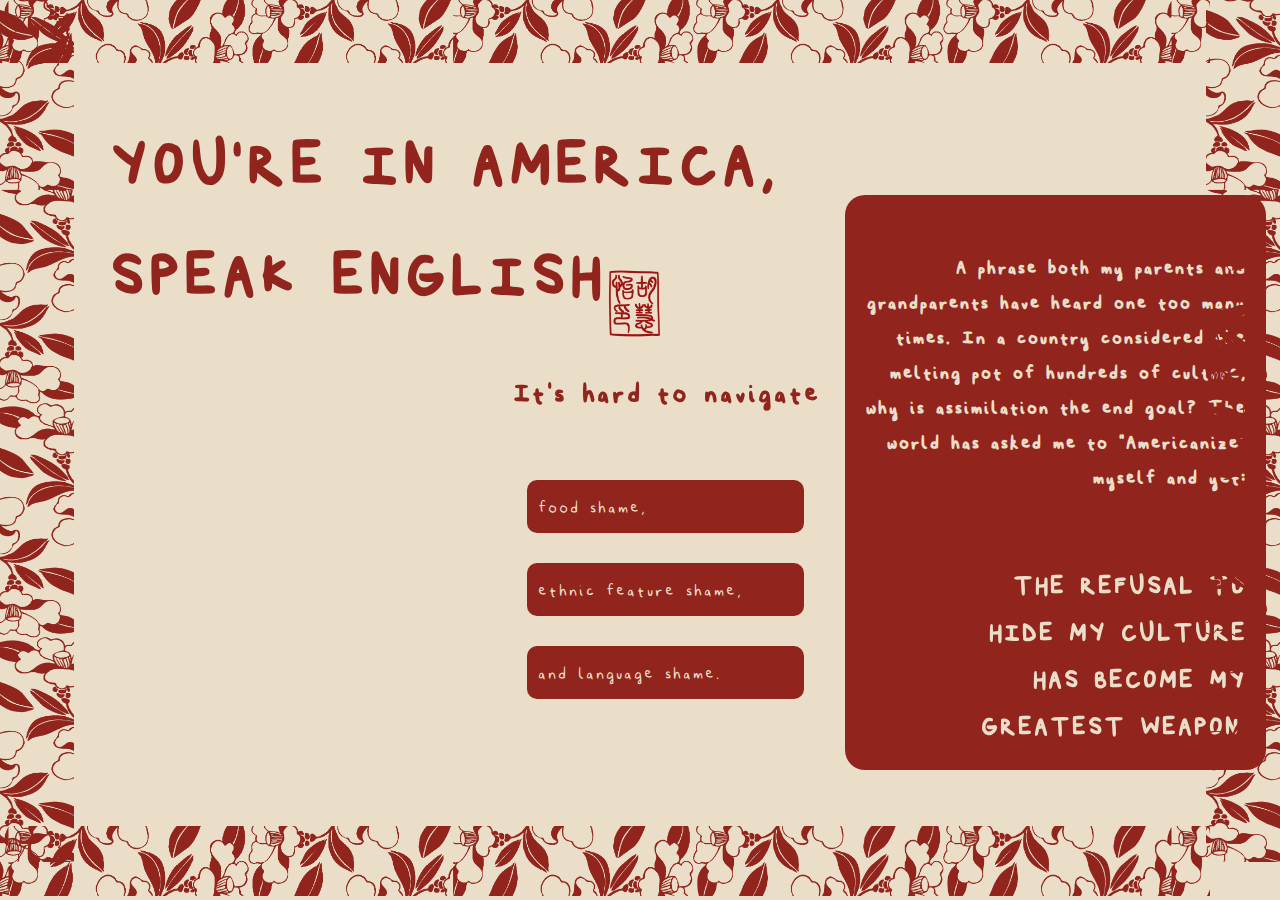
<file: project-3/index.html>
<!DOCTYPE html>
<html lang="en">

<head>
    <meta charset="UTF-8" />
    <meta name="viewport" content="width=device-width, initial-scale=1.0" />
    <title>YOU'RE IN AMERICA, SPEAK ENGLISH</title>
    <link rel="stylesheet" href="style.css" />
</head>

<body>
    <div class="title">
        <div class="font">
            YOU'RE IN AMERICA, <br /> SPEAK ENGLISH
        </div>
        
        <img class="name" src="assets/namestamp3.png">     

    </div>

    
    <div class="text1">
        <h2>A phrase both my parents and<br /> grandparents have heard one too many<br /> times. In a country considered the<br /> melting pot of hundreds of culture,<br /> why is assimilation the end goal? The <br />world has asked me to "Americanize"<br /> myself and yet: <br /> <br /></h2>
        <div class="emphasis">
            THE REFUSAL TO <br />HIDE MY CULTURE <br />HAS BECOME MY<br /> GREATEST WEAPON.
        </div>
    </div>


    <div class="navig">
        <div class="font2">
            <h2>It's hard to navigate</h2>
        </div>

        <div class="links">
            <a href="page-2.html">food shame,</a>
            <a href="page-3.html">ethnic feature shame,</a>
            <a href="page-4.html">and language shame.</a>

        </div>
    </div>


    <div class="border">
        <img src="assets/border.png" width="74" height="862">
    </div>

    <div class="border2">
        <img src="assets/border.png" width="74" height="862">
    </div>

    <div class="border3">
        <img src="assets/borderagain.png" width="1920" height="63">
    </div>

    <div class="border4">
        <img src="assets/borderagain.png" width="1920" height="70">
    </div>


</body></html>
</file>
<file: project-3/style.css>
@font-face {
src: url(assets/wamsoo.ttf); 
font-family: wamsoo; 
}

.links {
    display: flex;
    flex-direction: column;
}

a {
    font-size: 3vw;
    color: #eadec8;
    text-decoration: none;
    background-color: #91251d;
    margin: 15px;
    padding: 10px;
    border-radius: 10px;
}

/*
a:link {
    color: #91251d;
    background-color: transparent;
    text-decoration: none;
}

a:visited {
    color: #91251d;
    background-color: transparent;
    text-decoration: none;
}
*/

a:hover {
    color: #91251d;
    background-color: transparent;
    text-decoration: none;
    font-weight: 500; 
}

/*
a:active {
    color: #91251d;
    background-color: transparent;
    text-decoration: none;
}
*/

.font {
    font-family: wamsoo, serif;
    font-weight: 900;
    font-style: normal;
    color: #91251d;  
}

.font2 {
    font-family: wamsoo, serif;
    font-weight: 900;
    font-style: normal;
    color: #91251d;
    text-align: right; 
}

html {
    background-color: #eadec8;
    margin: 100px;
}

.title {
    font-size: 10vw;  
    display: flex;
}

.title2 {
    position: absolute; 
    font-size: 6vw;  
    display: flex;
    bottom: 36vw;
    left: 25vw; 
}

.title3 {
    position: absolute; 
    font-size: 6vw;  
    display: flex;
    bottom: 36vw;
    left: 33vw; 
}

.title4 {
    position: absolute; 
    font-size: 5vw;  
    display: flex;
    bottom: 38vw;
    left: 20vw; 
}

.emphasis {
    font-size: 6vh;
}

.name {
    width: 55px;
    height: 71px;
    margin-top:160px;
    margin-left:-170px;
}

.name2 {
    position: absolute; 
    width: 55px;
    height: 71px;
    bottom: 600px; 
}

.hrefsize {
    font-size: 3vh;
}

.border {
    position: absolute;
    left: 0px;
    top: 0px;
}

.border2 {
    position: absolute;
    right: 0px;
    top: 0px;
}

.border3 {
    position: absolute;
    right: 70px;
    top: 0px;
}

.border4 {
    position: absolute;
    right: 70px;
    bottom: 0px;
}

.text1 {
    font-family: wamsoo, serif;
    font-weight: 900;
    font-style: normal;
    font-size: 3vh;
    position: absolute;
    top: 195px;
    left: 66vw;
    padding: 20px;
    color: #eadec8;
    text-align: right;
    background-color: #91251d;
    border-radius: 20px;
}

.text2 {
    font-family: wamsoo, serif;
    font-weight: 900;
    font-style: normal;
    font-size: 2.5vh;
    position: absolute;
    top: 200px;
    left: 7vw;
    padding: 20px;
    color: #eadec8;
    text-align: left;
    background-color: #91251d;
    border-radius: 20px;
}

.text3 {
    font-family: wamsoo, serif;
    font-weight: 900;
    font-style: normal;
    font-size: 3vh;
    position: absolute;
    top: 10px;
    left: 37vw;
    width: 150px; 
    padding: 0px;
    color: #91251d;
    text-align: center;
    background-color: #eadec8;
    border-radius: 20px;
    border: 5px solid #91251d;
}

.text4 {
    font-family: wamsoo, serif;
    font-weight: 900;
    font-style: normal;
    font-size: 3vh;
    position: absolute;
    top: 230px;
    left: 37vw;
    width: 150px; 
    padding: 0px;
    color: #91251d;
    text-align: center;
    background-color: #eadec8;
    border-radius: 20px;
    border: 5px solid #91251d;
}

.text7 {
    font-family: wamsoo, serif;
    font-weight: 900;
    font-style: normal;
    font-size: 2.5vh;
    position: absolute;
    top: 0px;
    left: 56vw;
    width: 400px; 
    padding: 20px;
    color: #eadec8;
    text-align: right;
    background-color: #91251d;
    border-radius: 20px;
}

.text8 {
    font-family: wamsoo, serif;
    font-weight: 900;
    font-style: normal;
    font-size: 2.7vh;
    position: absolute;
    top: 0px;
    left: 56vw;
    width: 400px;
    height: 525px; 
    padding: 20px;
    color: #eadec8;
    text-align: right;
    background-color: #91251d;
    border-radius: 20px;
}

.text9 {
    font-family: wamsoo, serif;
    font-weight: 900;
    font-style: normal;
    font-size: 2.7vh;
    position: absolute;
    top: 200px;
    right: 33vw;
    height: 160px; 
    width: 450px; 
    padding: 10px;
    color: #eadec8;
    text-align: center;
    background-color: #91251d;
    border-radius: 20px;
}

.text10 {
    font-family: wamsoo, serif;
    font-weight: 900;
    font-style: normal;
    font-size: 2.7vh;
    position: absolute;
    top: 320px;
    right: 35vw;
    height: 210px; 
    width: 350px; 
    padding: 10px;
    color: #eadec8;
    text-align: center;
    background-color: #91251d;
    border-radius: 20px;
}

.text11 {
    font-family: wamsoo, serif;
    font-weight: 900;
    font-style: normal;
    font-size: 2.7vh;
    position: absolute;
    top: .5vw;
    left: 61vw;
    height: 210px; 
    width: 350px; 
    padding: 10px;
    color: #eadec8;
    text-align: center;
    background-color: #91251d;
    border-radius: 20px;
}

.text12 {
    font-family: wamsoo, serif;
    font-weight: 900;
    font-style: normal;
    font-size: 2.7vh;
    position: absolute;
    top: 200px;
    left: 64vw;
    width: 400px;
    height: 525px; 
    padding: 20px;
    color: #eadec8;
    text-align: right;
    background-color: #91251d;
    border-radius: 20px;
}

.text13 {
    font-family: wamsoo, serif;
    font-weight: 900;
    font-style: normal;
    font-size: 3vh;
    position: absolute;
    top: 200px;
    left: 7vw;
    padding: 20px;
    color: #eadec8;
    text-align: left;
    background-color: #91251d;
    border-radius: 20px;
}

.homebutton {
    position: absolute; 
    right: 600px; 
    bottom: 10px;
    font-family: wamsoo, serif; 
}

.homebutton2 {
    position: absolute; 
    right: 600px; 
    bottom: 10px; 
}

.homebutton3 {
    position: absolute; 
    right: 720px; 
    bottom: 120px;
    font-family: wamsoo, serif; 
}

.square1 {
    position: absolute;
    top: 150px;
    left: 600px;
}

.navig {
    position: absolute;
    top: 320px;
    left: 40vw;
    font-family: wamsoo, serif; 
    font-size: 3vw; 
    ;
}

.submitbox {
    position: absolute;
    top: 370px;
    right: 100px;
    text-align: right;
}

.bgs {
    position: absolute;
    bottom: 310px;
    left: 500px;
}

.bgsk {
    position: absolute;
    bottom: 130px;
    left: 250px;
}

.fam1 {
    position: absolute;
    bottom: 310px;
    left: 250px;
}

.fam2 {
    position: absolute;
    bottom: 130px;
    left: 500px;
}

.scrolltext{
    font-size:40px;
    z-index:-1;
    color: #91251d;
    position: absolute;
    top: 65px;
    left: 70px;
    right: 70px; 
    line-height:2;
    opacity: .3; 
}

.lbg {
    position: absolute;
    width: 500px;  
    height: 385px;
    left: 50px;
    bottom: 300px; 
}

.cf {
    position: absolute; 
    width: 600px; 
    height: 462px; 
    left: 450px; 
    bottom: 60px; 
}

.jz {
    position: absolute;
    width: 500px;  
    height: 385px;
    right: 50px;
    bottom: 300px; 
}

.nose {
    position: absolute;
    width: 400px; 
    height: 308px; 
    right: 825px; 
    bottom: 600px; 
}

.eye {
    position: absolute;
    width: 400px; 
    height: 308px; 
    right: 765px; 
    bottom: 320px; 
}
</file>
